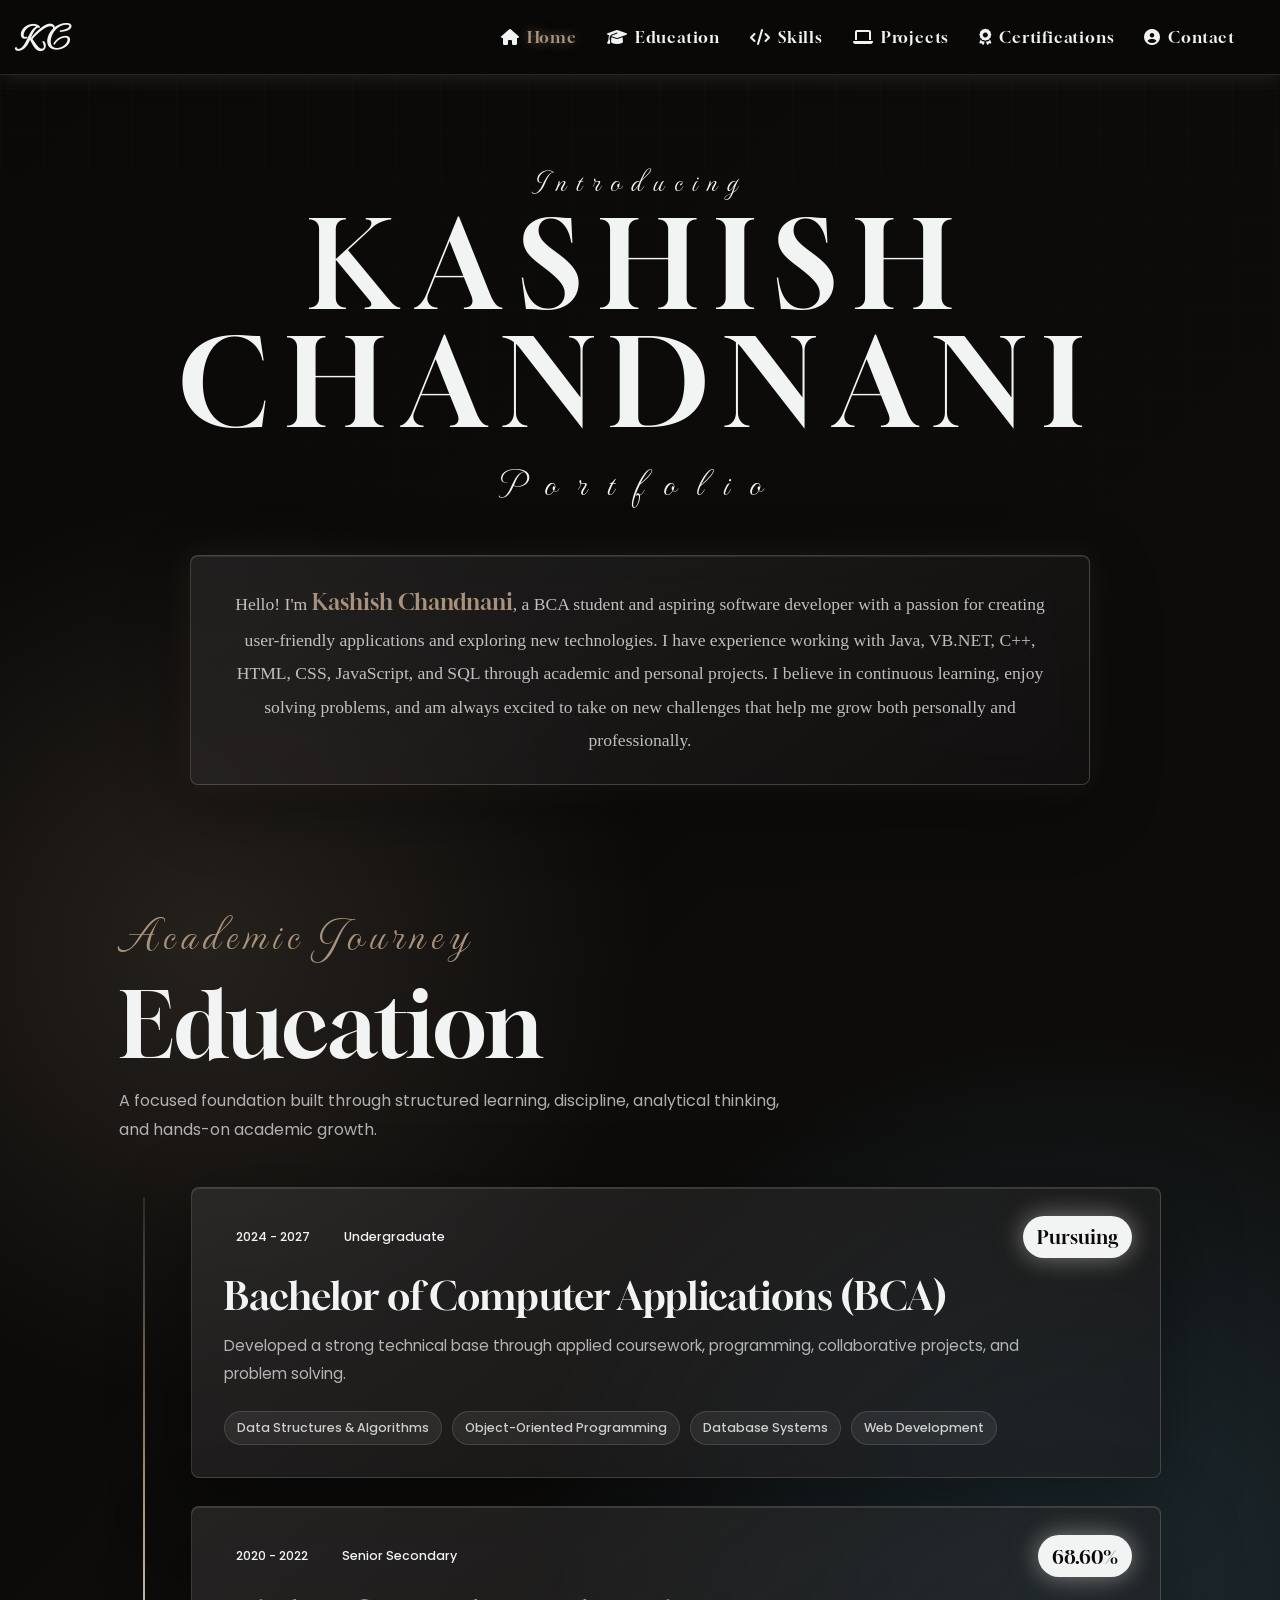
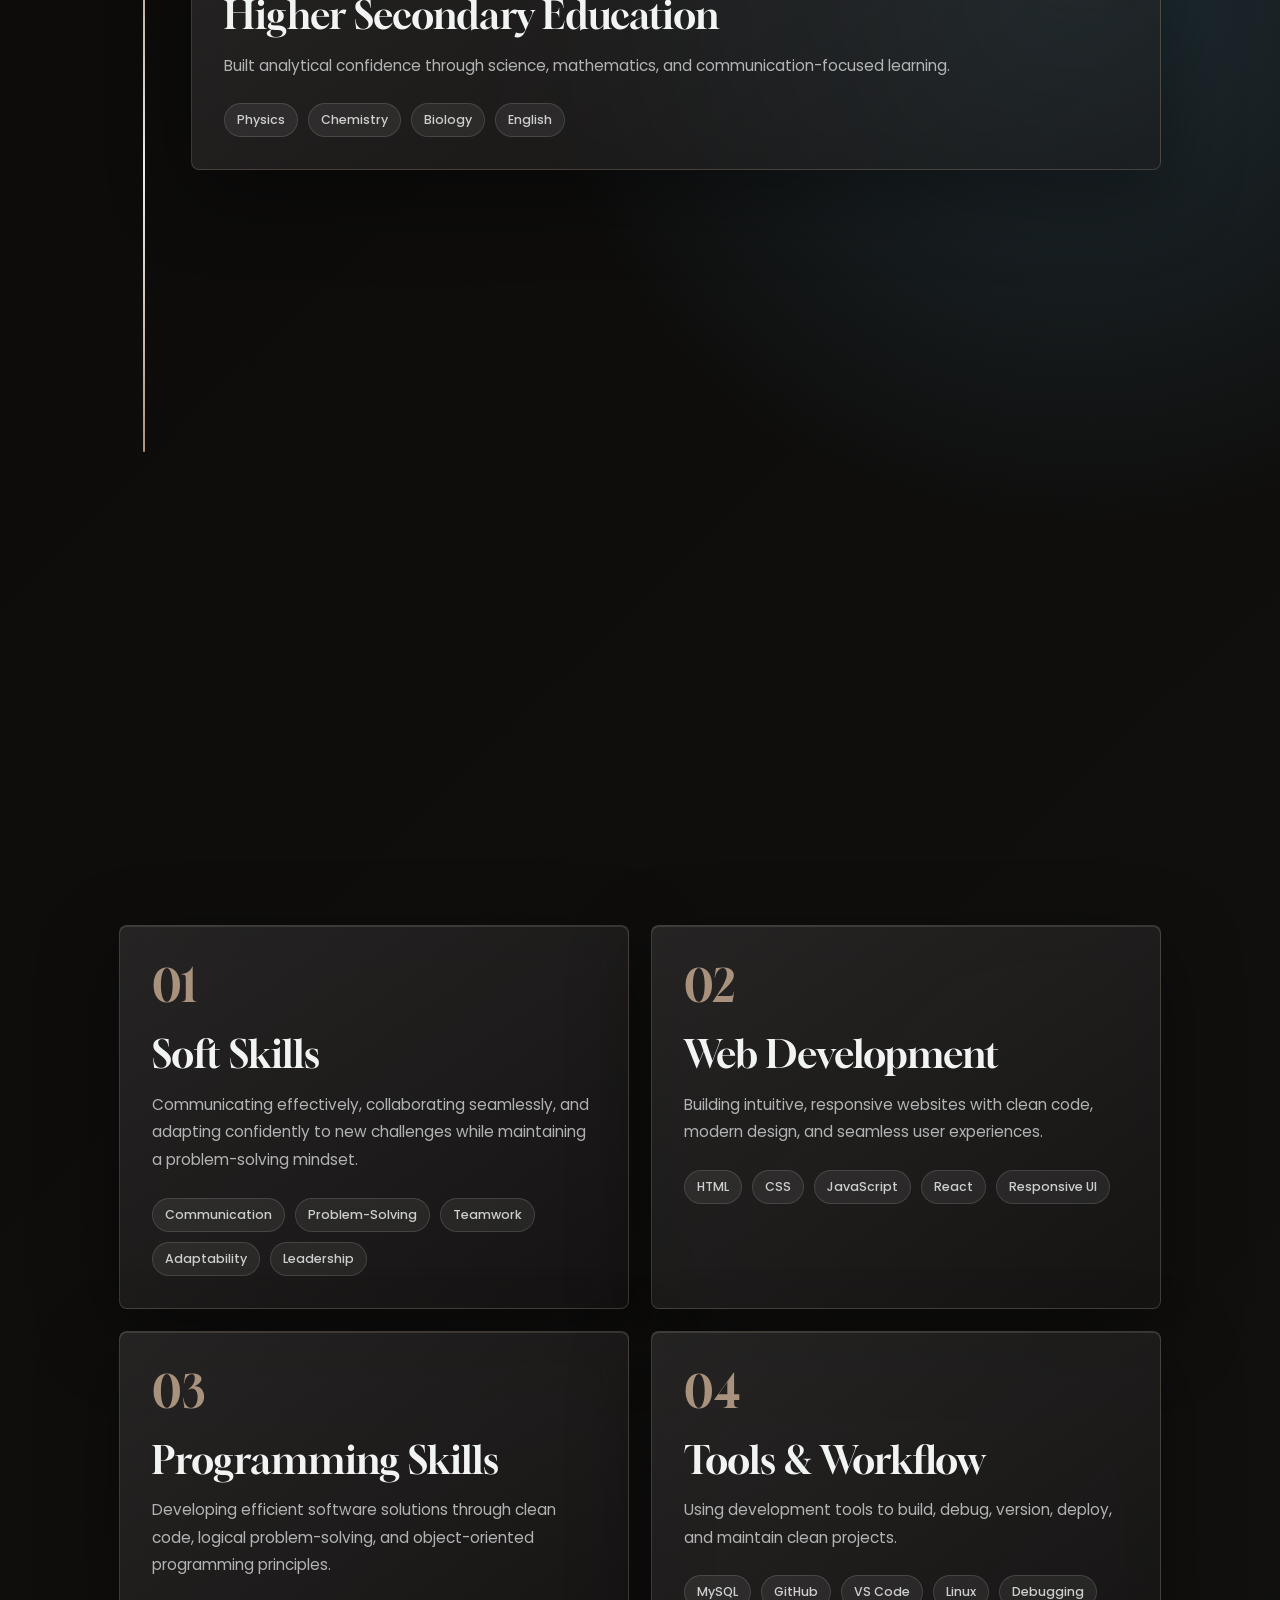
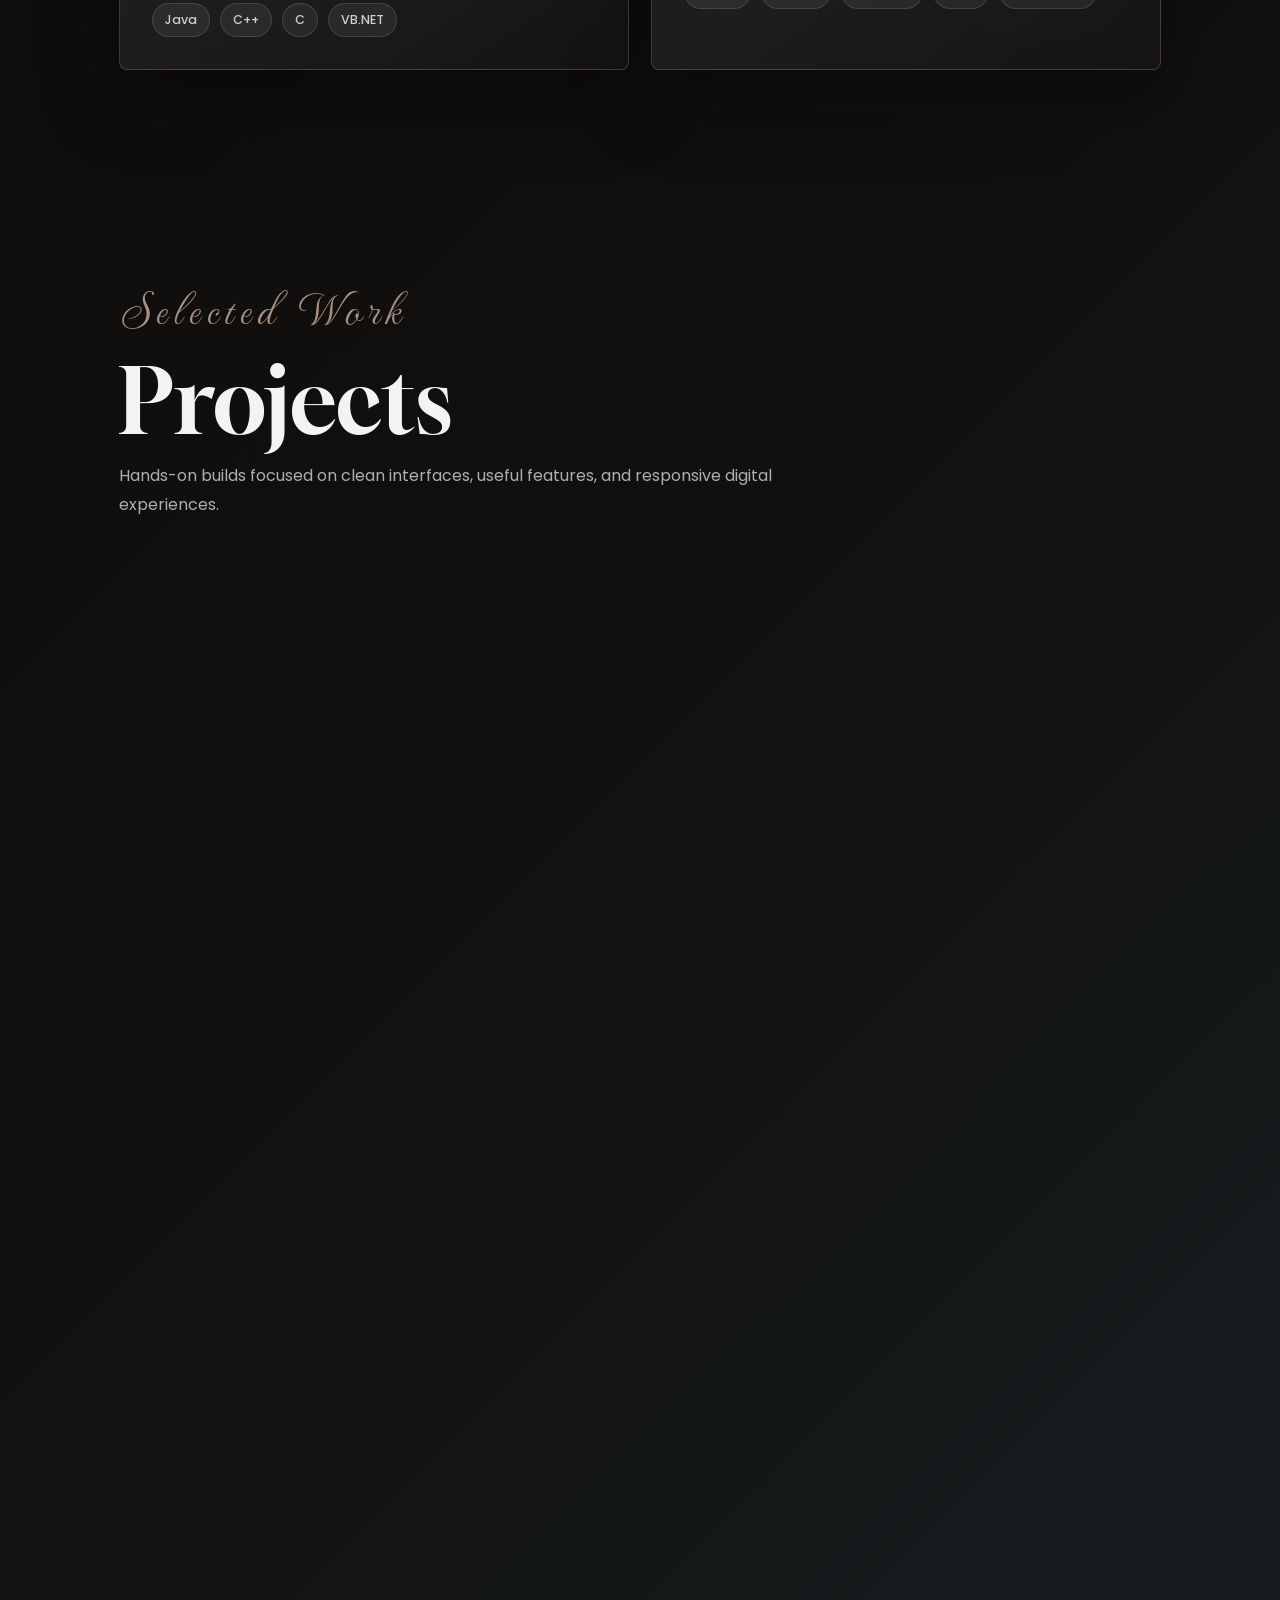
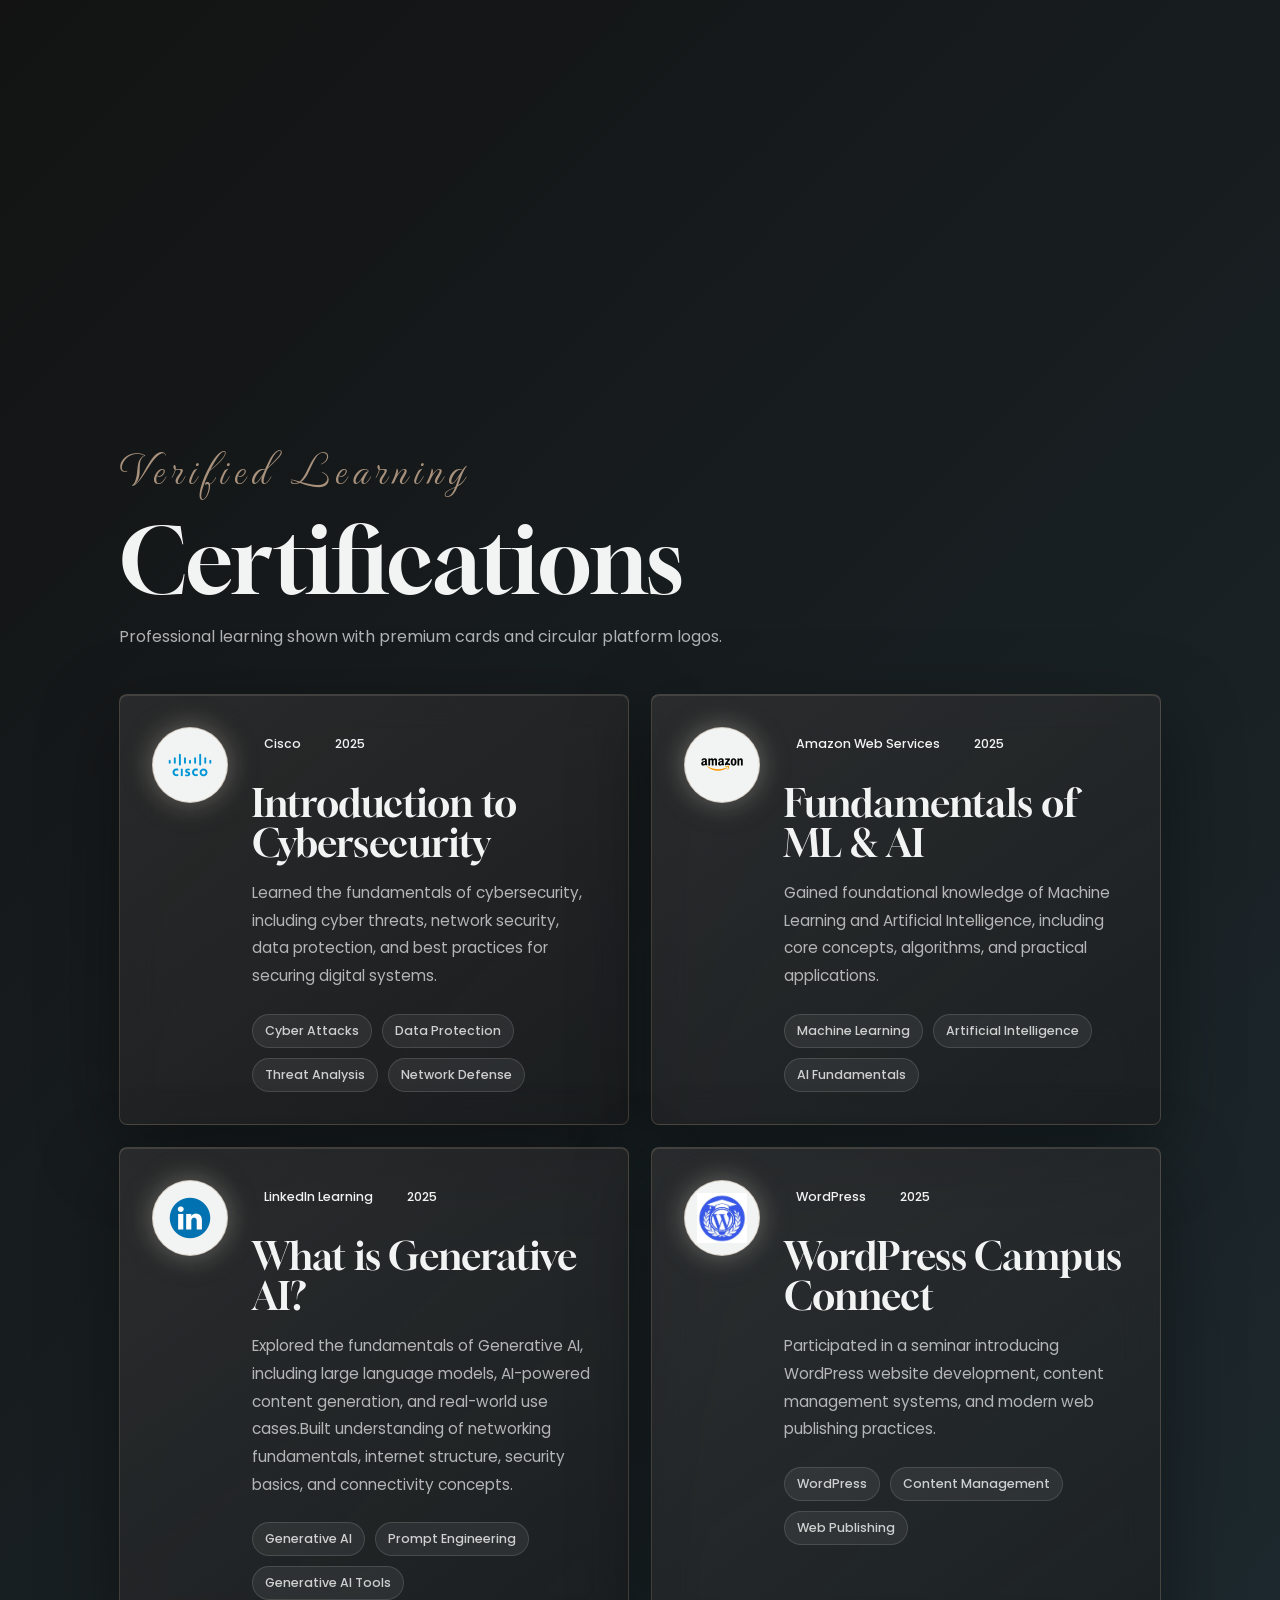
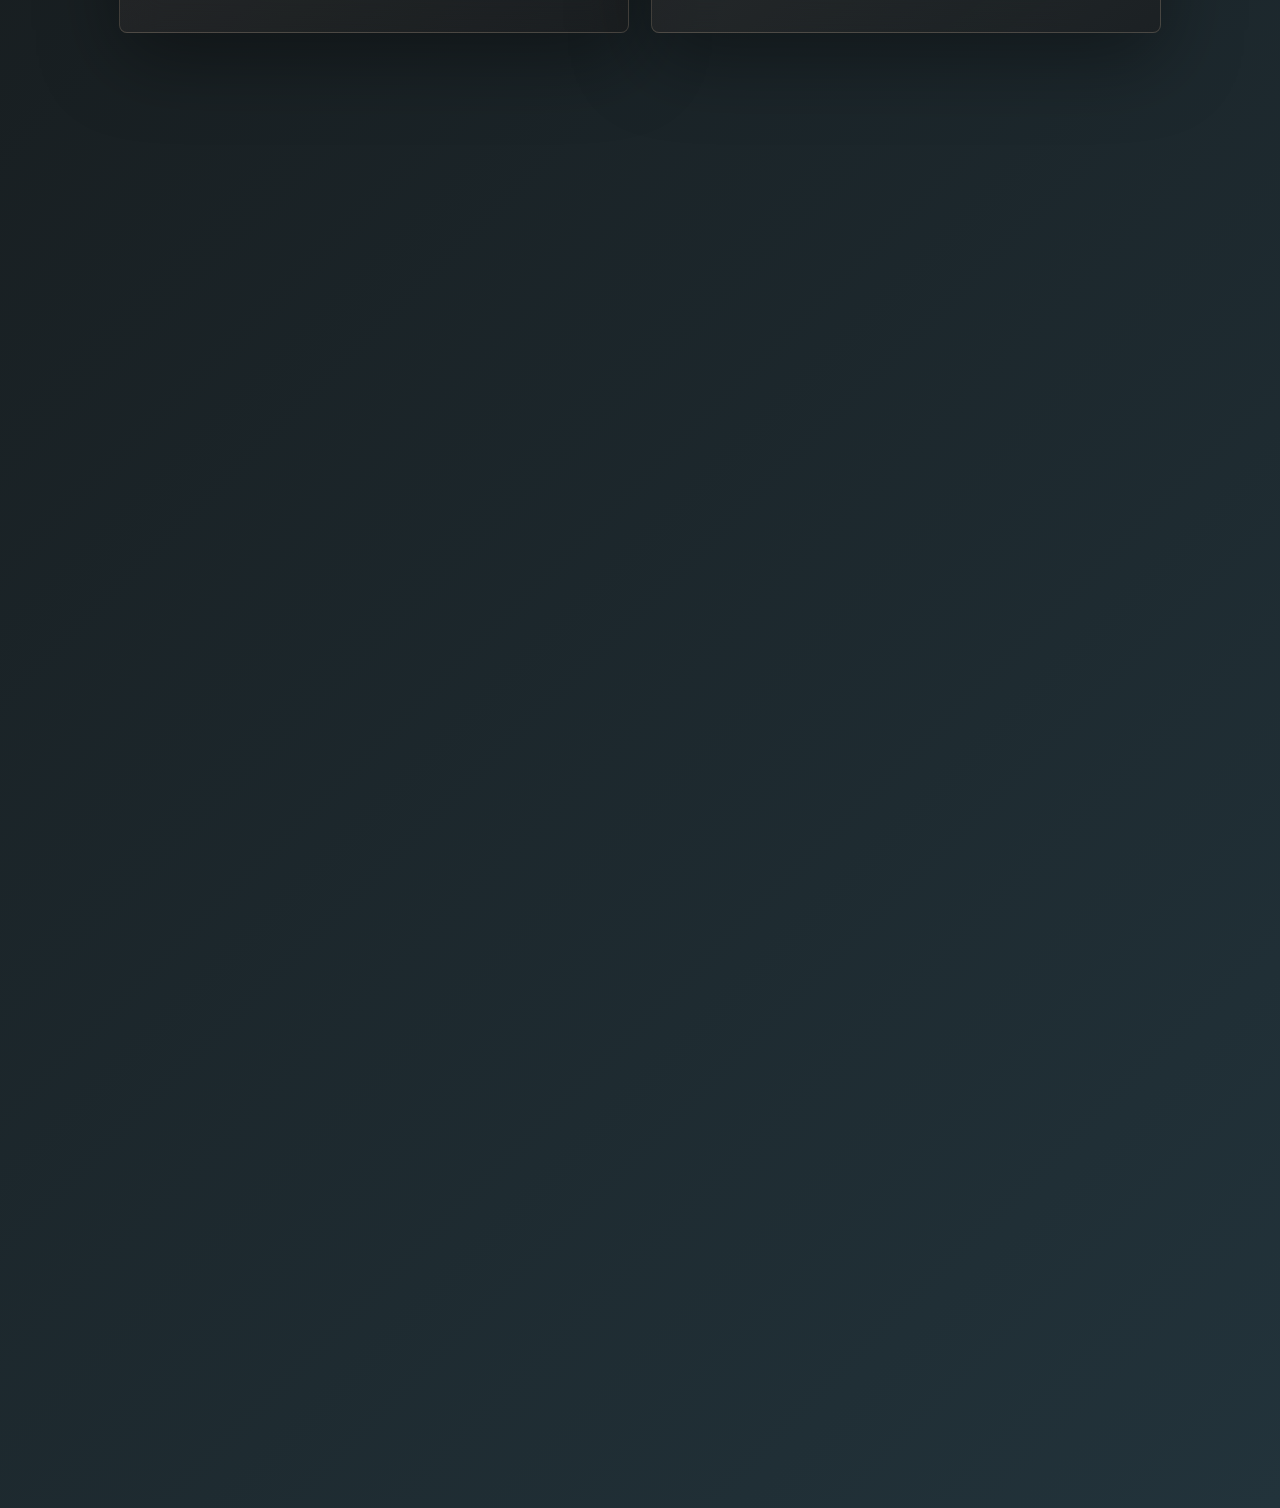
<file: index.html>
<!DOCTYPE html>
<html lang="en">
<head>
  <meta charset="UTF-8" />
  <meta name="viewport" content="width=device-width, initial-scale=1.0" />
  <title>Kashish Chandnani | Portfolio</title>

  <link rel="preconnect" href="https://fonts.googleapis.com" />
  <link rel="preconnect" href="https://fonts.gstatic.com" crossorigin />
  <link href="https://fonts.googleapis.com/css2?family=Gloock&family=MonteCarlo&family=Poppins:wght@300;400;500;600;700&display=swap" rel="stylesheet" />

  <link rel="stylesheet" href="https://cdnjs.cloudflare.com/ajax/libs/font-awesome/6.5.0/css/all.min.css" />
  <link rel="stylesheet" href="style.css" />
</head>

<body>
  <div class="sidebar_menu">
    <div class="logo">
      <h1>KC</h1>
    </div>

    <div class="menu" id="menu">
      <ul>
        <li><i class="fa-solid fa-house"></i><a href="#home">Home</a></li>
        <li><i class="fa-solid fa-graduation-cap"></i><a href="#education">Education</a></li>
        <li><i class="fa-solid fa-code"></i><a href="#skills">Skills</a></li>
        <li><i class="fa-solid fa-laptop"></i><a href="#projects">Projects</a></li>
        <li><i class="fa-solid fa-award"></i><a href="#certifications">Certifications</a></li>
        <li><i class="fa-solid fa-circle-user"></i><a href="#contact">Contact</a></li>
      </ul>
    </div>

    <div class="hamburger" id="hamburger">
      <i class="fa-solid fa-bars"></i>
    </div>
  </div>

  <div class="intro" id="home">
    <div class="reveal-box">
      <div class="one">
        <p>Introducing</p>
      </div>
    </div>

    <div class="reveal-box">
      <div class="name">
        <h1>KASHISH</h1>
        <h1>CHANDNANI</h1>
      </div>
    </div>

    <div class="reveal-box">
      <div class="port">
        <p>Portfolio</p>
      </div>
    </div>

    <div class="intro-about">
      <p>
        Hello! I'm <span>Kashish Chandnani</span>, a BCA student and aspiring software developer with a passion for 
        creating user-friendly applications and exploring new technologies. I have experience working with Java, VB.NET, C++, HTML, CSS, JavaScript, 
        and SQL through academic and personal projects. I believe in continuous learning, enjoy solving problems, 
        and am always excited to take on new challenges that help me grow both personally and professionally.
      </p>
  </div>


  <section id="education">
    <div class="section-head scroll-reveal">
      <p class="script">Academic Journey</p>
      <h2>Education</h2>
      <p>A focused foundation built through structured learning, discipline, analytical thinking, and hands-on academic growth.</p>
    </div>

    <div class="timeline">
      <div class="timeline-line"></div>

      <article class="glass-card scroll-reveal education-card">
        <div class="timeline-dot"></div>
        <span class="education-percent">Pursuing</span>
        <div class="topline">
          <span class="pill filled">2024 - 2027</span>
          <span class="pill outline">Undergraduate</span>
        </div>
        <h3>Bachelor of Computer Applications (BCA)</h3>
        <p>Developed a strong technical base through applied coursework, programming, collaborative projects, and problem solving.</p>
        <div class="tags">
          <span>Data Structures & Algorithms</span>
          <span>Object-Oriented Programming</span>
          <span>Database Systems</span>
          <span>Web Development</span>
        </div>
      </article>

      <article class="glass-card scroll-reveal education-card">
        <div class="timeline-dot"></div>
        <span class="education-percent">68.60%</span>
        <div class="topline">
          <span class="pill filled">2020 - 2022</span>
          <span class="pill outline">Senior Secondary</span>
        </div>
        <h3>Higher Secondary Education</h3>
        <p>Built analytical confidence through science, mathematics, and communication-focused learning.</p>
        <div class="tags">
          <span>Physics </span>
          <span>Chemistry </span>
          <span>Biology </span>
          <span>English </span>
        </div>
      </article>

      <article class="glass-card scroll-reveal education-card">
        <div class="timeline-dot"></div>
        <span class="education-percent">80.83%</span>
        <div class="topline">
          <span class="pill filled">2019 - 2020</span>
          <span class="pill outline">Secondary</span>
        </div>
        <h3>Secondary Education</h3>
        <p>Established strong study habits, clear communication,  
          consistency, and attention to detail.
        </p>
        <div class="tags">
          <span>Mathematics </span>
          <span>Science </span>
          <span>Social Science </span>
          <span>English </span>
        </div>
      </article>
    </div>
  </section>

  <section id="skills">
    <div class="section-head scroll-reveal">
      <p class="script">Core Strengths</p>
      <h2>Skills</h2>
      <p>When creativity meets code, communication and execution.</p>
    </div>

    <div class="grid-2">
      <article class="glass-card scroll-reveal">
        <span class="card-number">01</span>
        <h3>Soft Skills</h3>
        <p>Communicating effectively, 
          collaborating seamlessly, and adapting confidently to new challenges while 
          maintaining a problem-solving mindset.
        </p>
        <div class="tags">
          <span>Communication</span>
          <span>Problem-Solving</span>
          <span>Teamwork</span>
          <span>Adaptability</span>
          <span>Leadership</span>
        </div>
      </article>

      <article class="glass-card scroll-reveal">
        <span class="card-number">02</span>
        <h3>Web Development</h3>
        <p>Building intuitive, responsive websites with clean code, modern design, and seamless user experiences.</p>
        <div class="tags">
          <span>HTML</span>
          <span>CSS</span>
          <span>JavaScript</span>
          <span>React</span>
          <span>Responsive UI</span>
        </div>
      </article>

      <article class="glass-card scroll-reveal">
        <span class="card-number">03</span>
        <h3>Programming Skills</h3>
        <p>Developing efficient software solutions through clean code, 
          logical problem-solving, and object-oriented programming principles.
        </p>
        <div class="tags">
          <span>Java</span>
          <span>C++</span>
          <span>C</span>
          <span>VB.NET</span>
        </div>
      </article>

      <article class="glass-card scroll-reveal">
        <span class="card-number">04</span>
        <h3>Tools & Workflow</h3>
        <p>Using development tools to build, debug, version, deploy, and maintain clean projects.</p>
        <div class="tags">
          <span>MySQL</span>
          <span>GitHub</span>
          <span>VS Code</span>
          <span>Linux</span>
          <span>Debugging</span>
        </div>
      </article>
    </div>
  </section>

  <section id="projects">
    <div class="section-head scroll-reveal">
      <p class="script">Selected Work</p>
      <h2>Projects</h2>
      <p>Hands-on builds focused on clean interfaces, useful features, and responsive digital experiences.</p>
    </div>

    <div class="grid-3">
      <article class="glass-card scroll-reveal">
        <div class="project-media">
          <img src="screenshot-1783146802149.png" alt="Portfolio">
        </div>
        <div class="topline">
          <span class="pill filled">
            <a href="https://github.com/kashishchandnani13-hub">
              <i class="fab fa-github"></i> GitHub
            </a>
          </span>
          <span class="pill outline">
            <a href="https://kashishchandnani13-hub.github.io/">
              <i class="fa-solid fa-link"></i> Live Demo
            </a>
          </span>
        </div>
        <h3>Personal Portfolio</h3>
        <p>A premium dark portfolio with elegant typography, animated cards, responsive sections, and polished details.</p>
        <div class="tags">
          <span>HTML</span>
          <span>CSS</span>
          <span>JavaScript</span>
          <span>Glassmorphism </span>
        </div>
      </article>

      <article class="glass-card scroll-reveal">
        <div class="project-media">
          <img src="Screenshot_4-7-2026_12552_github.com.jpeg" alt="Library Management System">
        </div>
        <div class="topline">
          <span class="pill filled">
            <a href="https://github.com/kashishchandnani13-hub">
              <i class="fab fa-github"></i> GitHub
            </a>
          </span>
          <span class="pill outline">
            <a href="https://github.com/kashishchandnani13-hub/Library-Management-System-Java/blob/main/Library.java">
              <i class="fa-solid fa-link"></i> Code
            </a>
          </span>
        </div>
        <h3>Library Management System</h3>
        <p>
          A productivity dashboard for organizing tasks, tracking status, managing priorities, A Java console-based Library Management System built using OOP concepts to manage book records, issue/return operations, 
          and streamline basic library tasks.and workflow visibility.
        </p>
        <div class="tags">
          <span>Java</span>
          <span>OOP</span>
          <span>Console-Based</span>
          <span>Menu-Driven</span>
        </div>
      </article>

      <article class="glass-card scroll-reveal">
        <div class="project-media">
          <img src="Screenshot_4-7-2026_12628_github.com.jpeg" alt="Rock-Paper-Scissors">
        </div>
        <div class="topline">
          <span class="pill filled">
            <a href="https://github.com/kashishchandnani13-hub">
              <i class="fab fa-github"></i> GitHub
            </a>
          </span>
          <span class="pill outline">
            <a href="https://github.com/kashishchandnani13-hub/Rock-Paper-Scissors-CPP/blob/main/RockPaperSci.cpp">
              <i class="fa-solid fa-link"></i> Code
            </a>
          </span>
        </div>
        <h3>Rock-Paper-Scissors</h3>
        <p>A classic game implemented with modern web technologies, featuring smooth animations and a responsive design.</p>
        <div class="tags">
          <span>C++</span>
          <span>Console-Based</span>
          <span>Game Development</span>
        </div>
      </article>
    </div>
  </section>

  <section id="certifications">
    <div class="section-head scroll-reveal">
      <p class="script">Verified Learning</p>
      <h2>Certifications</h2>
      <p>Professional learning shown with premium cards and circular platform logos.</p>
    </div>

    <div class="grid-2">
      <article class="glass-card cert-card scroll-reveal">
        <div class="cert-logo">
          <img src="cisco_logo_logoquake.png" alt="cisco">
        </div>
        <div>
          <div class="topline">
            <span class="pill filled">Cisco</span>
            <span class="pill outline">2025</span>
          </div>
          <h3>Introduction to Cybersecurity</h3>
          <p>
            Learned the fundamentals of cybersecurity, including cyber threats, network security, 
            data protection, and best practices for securing digital systems.
          </p>
          <div class="tags">
            <span>Cyber Attacks</span>
            <span>Data Protection</span>
            <span>Threat Analysis</span>
            <span>Network Defense</span>
          </div>
        </div>
      </article>

      <article class="glass-card cert-card scroll-reveal">
        <div class="cert-logo">
          <img src="amazon-logo-logoquake.png" alt="ML-AI">
        </div>
        <div>
          <div class="topline">
            <span class="pill filled">Amazon Web Services</span>
            <span class="pill outline">2025</span>
          </div>
          <h3>Fundamentals of ML & AI</h3>
          <p>
            Gained foundational knowledge of Machine Learning and Artificial Intelligence, 
            including core concepts, algorithms, and practical applications.
          </p>
          <div class="tags">
            <span>Machine Learning</span>
            <span>Artificial Intelligence</span>
            <span>AI Fundamentals</span>
          </div>
        </div>
      </article>

      <article class="glass-card cert-card scroll-reveal">
        <div class="cert-logo">
          <img src="linkedin-icon-logoquake.png" alt="linkedin">
        </div>
        <div>
          <div class="topline">
            <span class="pill filled">LinkedIn Learning</span>
            <span class="pill outline">2025</span>
          </div>
          <h3>What is Generative AI?</h3>
          <p>
            Explored the fundamentals of Generative AI, 
            including large language models, AI-powered content generation, 
            and real-world use cases.Built understanding of networking fundamentals, internet structure, 
            security basics, and connectivity concepts.
          </p>
          <div class="tags">
            <span>Generative AI</span>
            <span>Prompt Engineering</span>
            <span>Generative AI Tools</span>
          </div>
        </div>
      </article>

      <article class="glass-card cert-card scroll-reveal">
        <div class="cert-logo">
          <img src="OIP (1).webp" alt="WordPress">
        </div>
        <div>
          <div class="topline">
            <span class="pill filled">WordPress</span>
            <span class="pill outline">2025</span>
          </div>
          <h3>WordPress Campus Connect</h3>
          <p>Participated in a seminar introducing WordPress website development, 
            content management systems, and modern web publishing practices.
          </p>
          <div class="tags">
            <span>WordPress</span>
            <span>Content Management</span>
            <span>Web Publishing</span>
          </div>
        </div>
      </article>
    </div>
  </section>

  <section id="contact">
    <div class="section-head scroll-reveal">
      <p class="script">Let's Connect</p>
      <h2>Contact</h2>
      <p>Have a question, project idea, or career opportunity? I would love to hear from you.</p>
    </div>

    <div class="contact-container">
      <div class="contact-info scroll-reveal">
        <div class="contact-heading">
          <h3>Let's<br>Connect</h3>
          <p>Fill out the form and I will get back to you as soon as possible.</p>
        </div>

        <div class="info">
          <div class="info-box">
            <i class="fa-solid fa-envelope"></i>
            <div>
              <h4>Email</h4>
              <p>kashishchandnani13@gmail.com</p>
            </div>
          </div>

          <div class="info-box">
            <i class="fa-solid fa-phone"></i>
            <div>
              <h4>Phone</h4>
              <p>+91 XXXXX XXXXX</p>
            </div>
          </div>

          <div class="info-box">
            <i class="fa-solid fa-location-dot"></i>
            <div>
              <h4>Location</h4>
              <p>Ajmer, Rajasthan, India</p>
            </div>
          </div>

          <div class="info-box">
            <i class="fa-brands fa-linkedin"></i>
            <div>
              <h4>LinkedIn</h4>
              <p>https://www.linkedin.com/in/kashish-chandnani-2a1088337/</p>
            </div>
          </div>

          <div class="info-box">
            <i class="fa-brands fa-github"></i>
            <div>
              <h4>GitHub</h4>
              <p>https://github.com/kashishchandnani13-hub</p>
            </div>
          </div>
        </div>

        <div class="social-icons">
          <a href="https://www.linkedin.com/in/kashish-chandnani-2a1088337/" target="_blank" rel="noopener noreferrer">
            <i class="fa-brands fa-linkedin-in"></i>
          </a>
          <a href="https://github.com/kashishchandnani13-hub" target="_blank" rel="noopener noreferrer">
            <i class="fa-brands fa-github"></i>
          </a>
          <a href="mailto:kashishchandnani13@gmail.com">
            <i class="fa-solid fa-envelope"></i>
          </a>
        </div>
      </div>

      <div class="contact-form scroll-reveal">
        <h3>Send Me a Message</h3>

        <form>
          <div class="row">
            <div class="input-box">
              <input type="text" id="name" name="name" required />
              <label for="name">Full Name</label>
              <i class="fa-regular fa-user"></i>
            </div>

            <div class="input-box">
              <input type="email" id="email" name="email" required />
              <label for="email">Email Address</label>
              <i class="fa-regular fa-envelope"></i>
            </div>
          </div>

          <div class="input-box">
            <input type="text" id="company" name="company" />
            <label for="company">Company / Organization</label>
            <i class="fa-solid fa-building"></i>
          </div>

          <div class="input-box">
            <select id="purpose" name="purpose" required>
              <option value="" selected disabled>Select a Purpose</option>
              <option>Job Opportunity</option>
              <option>Internship</option>
              <option>Freelance Project</option>
              <option>Project Collaboration</option>
              <option>Technical Discussion</option>
              <option>General Inquiry</option>
            </select>
            <i class="fa-solid fa-bullseye"></i>
          </div>

          <div class="input-box">
            <input type="text" id="subject" name="subject" required />
            <label for="subject">Subject</label>
            <i class="fa-solid fa-pen"></i>
          </div>

          <div class="input-box">
            <textarea id="message" name="message" rows="6" required></textarea>
            <label for="message">Message</label>
            <i class="fa-regular fa-message"></i>
          </div>

          <button class="send-btn" type="submit">
            <i class="fa-solid fa-paper-plane"></i>
            Send Message
          </button>
        </form>
      </div>
    </div>
  </section>

  <script>
    const sections = document.querySelectorAll("section, .intro");
    const navLinks = document.querySelectorAll(".menu a");

    window.addEventListener("scroll", () => {
      let current = "";

      sections.forEach((section) => {
        const sectionTop = section.offsetTop - 120;

        if (window.scrollY >= sectionTop) {
          current = section.getAttribute("id");
        }
      });

      navLinks.forEach((link) => {
        link.classList.remove("active-link");

        if (link.getAttribute("href") === `#${current}`) {
          link.classList.add("active-link");
        }
      });
    });
    
    const hamburger = document.getElementById("hamburger");
    const menu = document.getElementById("menu");

    hamburger.addEventListener("click", () => {
      menu.classList.toggle("active");
    });

    document.querySelectorAll(".menu a").forEach((link) => {
      link.addEventListener("click", () => {
        menu.classList.remove("active");
      });
    });

    const revealItems = document.querySelectorAll(".scroll-reveal");

    const observer = new IntersectionObserver(
      (entries) => {
        entries.forEach((entry) => {
          if (entry.isIntersecting) {
            entry.target.classList.add("show");
          }
        });
      },
      { threshold: 0.15 }
    );

    revealItems.forEach((item) => observer.observe(item));

    const contactForm = document.querySelector(".contact-form form");

    contactForm.addEventListener("submit", (event) => {
      event.preventDefault();

      const button = contactForm.querySelector(".send-btn");
      button.innerHTML = `<i class="fa-solid fa-check"></i> Message Sent`;

      setTimeout(() => {
        button.innerHTML = `<i class="fa-regular fa-paper-plane"></i> Send Message`;
        contactForm.reset();
      }, 2200);
    });
  </script>
</body>
</html>
</file>
<file: style.css>
:root {
      --black: #0A0908;
      --deep: #22333B;
      --bronze: #A9927D;
      --ivory: #F2F4F3;
      --muted: rgba(242, 244, 243, 0.7);
      --glass: rgba(242, 244, 243, 0.075);
      --line: rgba(169, 146, 125, 0.35);
      --glow: rgba(169, 146, 125, 0.45);
    }

    * {
      margin: 0;
      padding: 0;
      box-sizing: border-box;
    }

    html {
      scroll-behavior: smooth;
      scroll-padding-top: 90px;
    }

    body {
      min-height: 100vh;
      font-family: "Poppins", sans-serif;
      color: var(--ivory);
      background:
        radial-gradient(circle at 16% 12%, rgba(169, 146, 125, 0.16), transparent 28rem),
        radial-gradient(circle at 84% 20%, rgba(34, 51, 59, 0.85), transparent 34rem),
        linear-gradient(135deg, var(--black), #11100f 48%, var(--deep));
      overflow-x: hidden;
    }

    body::before {
      content: "";
      position: fixed;
      inset: 0;
      pointer-events: none;
      background-image:
        linear-gradient(rgba(242, 244, 243, 0.025) 1px, transparent 1px),
        linear-gradient(90deg, rgba(242, 244, 243, 0.025) 1px, transparent 1px);
      background-size: 44px 44px;
      mask-image: linear-gradient(to bottom, rgba(0, 0, 0, 0.75), transparent 85%);
      z-index: -1;
    }

    .sidebar_menu {
      position: sticky;
      top: 0;
      z-index: 1000;
      height: 75px;
      background-color: rgba(10, 9, 8, 0.92);
      box-shadow: 0 2px 20px rgba(169, 146, 125, 0.18);
      backdrop-filter: blur(18px);
      -webkit-backdrop-filter: blur(18px);
      display: flex;
      justify-content: space-between;
      align-items: center;
      padding: 0 20px;
      border-bottom: 1px solid rgba(169, 146, 125, 0.22);
    }

    .logo {
      color: var(--ivory);
      font-size: 1rem;
      font-family: "MonteCarlo", cursive;
    }

    .sidebar_menu .menu ul {
      display: flex;
      gap: 30px;
      margin-right: 25px;
      align-items: center;
    }

    .sidebar_menu .menu li {
      list-style: none;
      display: flex;
      align-items: center;
      gap: 8px;
      transition: 0.35s ease;
    }

    .sidebar_menu .menu a {
        font-family: "Gloock", serif;
        font-weight: 400;
        letter-spacing: 0.8px;
    }

    .sidebar_menu .menu a,
    .sidebar_menu .menu i {
      color: var(--ivory);
      font-size: 1rem;
      text-decoration: none;
    }

    .sidebar_menu .menu li:hover {
      text-shadow: 1px 0 10px var(--bronze);
      transform: translateY(-2px);
      cursor: pointer;
    }

    .sidebar_menu .menu a.active-link {
        color: #A9927D;
        text-shadow: 0 0 12px rgba(169, 146, 125, 0.6);
    }

    .hamburger {
      display: none;
      color: var(--ivory);
      font-size: 22px;
      cursor: pointer;
      z-index: 1100;
    }

    .intro {
      min-height: calc(100vh - 75px);
      display: flex;
      flex-direction: column;
      justify-content: center;
      padding: 80px 20px;
    }

    .intro .one p {
      font-family: "MonteCarlo", cursive;
      font-size: clamp(1.25rem, 4vw, 1.875rem);
      font-weight: 300;
      letter-spacing: 10px;
      color: var(--ivory);
      text-align: center;
    }

    .intro h1 {
      color: var(--ivory);
      text-align: center;
      letter-spacing: clamp(5px, 3vw, 20px);
      font-family: "Gloock", serif;
      font-weight: 400;
      font-size: clamp(2.5rem, 10vw, 7.5rem);
      line-height: 0.98;
    }

    .intro .port p {
      font-family: "MonteCarlo", cursive;
      font-size: clamp(1.5rem, 5vw, 2.2rem);
      letter-spacing: clamp(8px, 3vw, 20px);
      font-weight: 300;
      color: var(--ivory);
      text-align: center;
      margin-top: 12px;
    }

    .intro .one,
    .intro .name,
    .intro .port {
      transform: translateY(100%);
      animation: revealUp 0.8s cubic-bezier(.22, 1, .36, 1) forwards;
      animation-delay: 0.5s;
    }

    .reveal-box {
      overflow: hidden;
    }

.intro-about {
    width: min(900px, calc(100% - 32px));
    margin: 42px auto 0;
    padding: 26px 30px;
    border: 1px solid rgba(169, 146, 125, 0.32);
    border-radius: 8px;
    background:
        linear-gradient(145deg, rgba(242, 244, 243, 0.09), rgba(242, 244, 243, 0.025)),
        rgba(10, 9, 8, 0.42);
    box-shadow:
        0 22px 70px rgba(0, 0, 0, 0.32),
        0 0 34px rgba(169, 146, 125, 0.12),
        inset 0 1px 0 rgba(242, 244, 243, 0.1);
    backdrop-filter: blur(16px);
    -webkit-backdrop-filter: blur(16px);
    animation: introAboutFade 0.9s ease forwards;
    animation-delay: 1.1s;
    opacity: 0;
    transform: translateY(22px);
}

.intro-about p {
  color: rgba(242, 244, 243, 0.76);
  font-family: "Cormorant Garamond", serif;
  font-size: clamp(1rem, 1.8vw, 1.1rem);
  line-height: 1.9;
  text-align: center;
}

.intro-about span {
  color: #A9927D;
  font-family: "Gloock", serif;
  font-size: 1.25em;
}

@keyframes introAboutFade {
  to {
    opacity: 1;
    transform: translateY(0);
  }
}

.intro-about:hover {
  border-color: rgba(169, 146, 125, 0.7);
  box-shadow:
    0 28px 80px rgba(0, 0, 0, 0.42),
    0 0 42px rgba(169, 146, 125, 0.2),
    inset 0 1px 0 rgba(242, 244, 243, 0.14);
  transform: translateY(-4px);
  transition: 0.35s ease;
}

@media (max-width: 650px) {
  .intro-about {
    margin-top: 34px;
    padding: 22px 18px;
  }

  .intro-about p {
    text-align: left;
    line-height: 1.75;
  }
}

    @keyframes revealUp {
      to {
        transform: translateY(0);
      }
    }

    section {
      width: 100%;
      padding: 90px 8%;
    }

    .section-head {
      max-width: 900px;
      margin-bottom: 42px;
    }

    .section-head .script {
      font-family: "MonteCarlo", cursive;
      color: var(--bronze);
      font-size: clamp(1.8rem, 4vw, 2.8rem);
      letter-spacing: 6px;
      margin-bottom: 8px;
    }

    .section-head h2 {
      font-family: "Gloock", serif;
      font-size: clamp(3rem, 7vw, 6rem);
      font-weight: 400;
      line-height: 0.98;
      color: var(--ivory);
    }

    .section-head p {
      max-width: 680px;
      margin-top: 18px;
      color: var(--muted);
      line-height: 1.8;
    }

    .grid-2 {
      display: grid;
      grid-template-columns: repeat(2, 1fr);
      gap: 22px;
    }

    .grid-3 {
      display: grid;
      grid-template-columns: repeat(2, 1fr);
      gap: 22px;
    }

    .glass-card {
      position: relative;
      overflow: hidden;
      border: 1px solid rgba(169, 146, 125, 0.28);
      border-radius: 8px;
      background:
        linear-gradient(145deg, rgba(242, 244, 243, 0.11), rgba(242, 244, 243, 0.035)),
        rgba(10, 9, 8, 0.42);
      box-shadow:
        0 24px 80px rgba(0, 0, 0, 0.38),
        inset 0 1px 0 rgba(242, 244, 243, 0.12);
      backdrop-filter: blur(18px);
      -webkit-backdrop-filter: blur(18px);
      padding: 32px;
      transition: 0.35s ease;
    }

    .glass-card::before {
      content: "";
      position: absolute;
      inset: -1px;
      opacity: 0;
      background:
        radial-gradient(circle at 18% 18%, rgba(169, 146, 125, 0.28), transparent 32%),
        linear-gradient(135deg, transparent, rgba(169, 146, 125, 0.15), transparent);
      transition: 0.35s ease;
    }

    .glass-card:hover {
      transform: translateY(-8px);
      border-color: rgba(169, 146, 125, 0.72);
      box-shadow:
        0 30px 90px rgba(0, 0, 0, 0.5),
        0 0 42px rgba(169, 146, 125, 0.18),
        inset 0 1px 0 rgba(242, 244, 243, 0.16);
    }

    .glass-card:hover::before {
      opacity: 1;
    }

    .glass-card > * {
      position: relative;
    }

    .card-number {
      display: block;
      margin-bottom: 22px;
      color: var(--bronze);
      font-family: "Gloock", serif;
      font-size: 2.8rem;
    }

    .glass-card h3 {
      font-family: "Gloock", serif;
      font-size: clamp(1.8rem, 3vw, 2.7rem);
      font-weight: 400;
      color: var(--ivory);
      line-height: 1.05;
    }

    .glass-card p {
      color: var(--muted);
      line-height: 1.8;
      margin-top: 16px;
      font-size: 0.96rem;
    }

    .education-card {
        position: relative;
        padding-right: 110px;
    }

    .education-percent {
        position: absolute;
        top: 28px;
        right: 28px;
        min-width: 70px;
        height: 42px;
        padding: 0 14px;
        border-radius: 999px;
        display: inline-flex;
        align-items: center;
        justify-content: center;
        color: #0A0908;
        background: #F2F4F3;
        font-family: "Gloock", serif;
        font-size: 1.2rem;
        font-weight: 400;
        box-shadow: 0 0 22px rgba(242, 244, 243, 0.35), 0 0 36px rgba(169, 146, 125, 0.22);
    }

    .project-media {
        min-height: 230px;
        margin: -32px -32px 28px;
        overflow: hidden;
        border-bottom: 1px solid rgba(169, 146, 125, 0.22);
        background: #0A0908;
    }

    .project-media img {
        width: 100%;
        height: 100%;
        min-height: 230px;
        display: block;
        object-fit: cover;
        transition: 0.45s ease;
    }

    .glass-card:hover .project-media img {
        transform: scale(1.06);
        filter: brightness(1.08) contrast(1.08);
    }

    .tags {
      display: flex;
      flex-wrap: wrap;
      gap: 10px;
      margin-top: 24px;
    }

    .tags span,
    .pill {
      display: inline-flex;
      align-items: center;
      min-height: 34px;
      padding: 7px 12px;
      border-radius: 999px;
      font-size: 0.78rem;
      font-weight: 500;
    }

    .tags span {
      border: 1px solid rgba(242, 244, 243, 0.13);
      color: rgba(242, 244, 243, 0.82);
      background: rgba(242, 244, 243, 0.065);
      transition: 0.25s ease;
    }

    .tags span:hover {
      color: var(--ivory);
      border-color: rgba(169, 146, 125, 0.72);
      background: rgba(169, 146, 125, 0.16);
      box-shadow: 0 0 18px rgba(169, 146, 125, 0.16);
      transform: translateY(-2px);
    }

    .pill.filled a {
      color: var(--black);
      background: var(--bronze);
      font-weight: 600;
      text-decoration: none;
      padding: 10px 14px;
      border-radius: 999px;
    }

    .pill.outline a {
      color: var(--bronze);
      border: 1px solid rgba(169, 146, 125, 0.4);
      background: rgba(10, 9, 8, 0.28);
      font-weight: 600;
      padding: 10px 14px;
      border-radius: 999px;
      text-decoration: none;
    }

    .topline {
      display: flex;
      flex-wrap: wrap;
      gap: 10px;
      margin-bottom: 22px;
    }

    .timeline {
      position: relative;
      display: grid;
      gap: 28px;
      padding-left: 72px;
    }

    .timeline-line {
      position: absolute;
      top: 10px;
      bottom: 10px;
      left: 24px;
      width: 2px;
      border-radius: 999px;
      background: rgba(169, 146, 125, 0.18);
      overflow: hidden;
    }

    .timeline-line::after {
      content: "";
      position: absolute;
      inset: 0;
      transform-origin: top;
      background: linear-gradient(to bottom, transparent, var(--bronze), var(--ivory), var(--bronze));
      box-shadow: 0 0 26px var(--glow);
      animation: timelineFlow 4.8s ease-in-out infinite;
    }

    .timeline-dot {
      position: absolute;
      top: 38px;
      left: -57px;
      width: 18px;
      height: 18px;
      border: 2px solid var(--bronze);
      border-radius: 50%;
      background: var(--black);
      box-shadow: 0 0 0 8px rgba(169, 146, 125, 0.1), 0 0 28px var(--glow);
    }

    .timeline-dot::after {
      content: "";
      position: absolute;
      inset: 4px;
      border-radius: inherit;
      background: var(--ivory);
    }

    @keyframes timelineFlow {
      0% {
        transform: scaleY(0);
        opacity: 0.3;
      }

      46% {
        transform: scaleY(1);
        opacity: 1;
      }

      100% {
        transform: scaleY(1);
        opacity: 0.45;
      }
    }

    .cert-card {
      display: grid;
      grid-template-columns: auto 1fr;
      gap: 24px;
      align-items: start;
    }

    .cert-logo {
      width: 76px;
      height: 76px;
      border-radius: 50%;
      display: grid;
      place-items: center;
      border: 1px solid rgba(169, 146, 125, 0.45);
      background: rgba(242, 244, 243, 0.08);
      box-shadow: 0 0 24px rgba(169, 146, 125, 0.18);
      font-size: 1.65rem;
      font-weight: 700;
      color: var(--ivory);
      overflow: hidden;
    }

    .cert-logo {
        width: 76px;
        height: 76px;
        border-radius: 50%;
        display: grid;
        place-items: center;
        padding: 12px;
        border: 1px solid rgba(169, 146, 125, 0.45);
        background: #F2F4F3;
        box-shadow:
            0 0 24px rgba(242, 244, 243, 0.22),
            0 0 34px rgba(169, 146, 125, 0.22);
        overflow: hidden;
    }

    .cert-logo img {
        width: 100%;
        height: 100%;
        object-fit: contain;
        display: block;
    }

    #contact {
      padding-bottom: 110px;
    }

    .contact-container {
      width: 100%;
      max-width: 1250px;
      margin: 30px auto 0;
      display: grid;
      grid-template-columns: 1fr 1.35fr;
      gap: 40px;
    }

    .contact-info,
    .contact-form {
      border: 1px solid rgba(169, 146, 125, 0.35);
      border-radius: 8px;
      backdrop-filter: blur(18px);
      -webkit-backdrop-filter: blur(18px);
      box-shadow: 0 24px 80px rgba(0, 0, 0, 0.38);
      transition: 0.35s ease;
    }

    .contact-info {
      padding: 42px 34px;
      background:
        linear-gradient(rgba(10, 9, 8, 0.78), rgba(10, 9, 8, 0.88)),
        linear-gradient(135deg, rgba(169, 146, 125, 0.18), rgba(34, 51, 59, 0.55));
    }

    .contact-form {
      padding: 42px;
      background:
        linear-gradient(145deg, rgba(242, 244, 243, 0.11), rgba(242, 244, 243, 0.035)),
        rgba(34, 51, 59, 0.3);
    }

    .contact-info:hover,
    .contact-form:hover {
      transform: translateY(-6px);
      border-color: rgba(169, 146, 125, 0.72);
      box-shadow: 0 30px 92px rgba(0, 0, 0, 0.52), 0 0 44px rgba(169, 146, 125, 0.2);
    }

    .contact-heading h3,
    .contact-form h3 {
      color: var(--ivory);
      font-family: "Gloock", serif;
      font-weight: 400;
    }

    .contact-heading h3 {
      font-size: clamp(2.5rem, 5vw, 4rem);
      line-height: 1.05;
      margin-bottom: 22px;
    }

    .contact-heading p {
      color: var(--muted);
      line-height: 1.8;
    }

    .info {
      margin-top: 38px;
      display: flex;
      flex-direction: column;
      gap: 20px;
    }

    .info-box {
      display: flex;
      align-items: center;
      gap: 16px;
    }

    .info-box i {
      flex: 0 0 50px;
      width: 50px;
      height: 50px;
      border-radius: 50%;
      display: flex;
      align-items: center;
      justify-content: center;
      background: var(--bronze);
      color: var(--black);
      font-size: 19px;
    }

    .info-box h4 {
      color: var(--ivory);
      margin-bottom: 4px;
    }

    .info-box p {
      color: var(--muted);
      word-break: break-word;
    }

    .social-icons {
      display: flex;
      flex-wrap: wrap;
      gap: 15px;
      margin-top: 38px;
    }

    .social-icons a {
      width: 46px;
      height: 46px;
      border-radius: 50%;
      display: grid;
      place-items: center;
      color: var(--ivory);
      text-decoration: none;
      border: 1px solid rgba(169, 146, 125, 0.7);
      background: rgba(242, 244, 243, 0.05);
      transition: 0.3s ease;
    }

    .social-icons a:hover {
      background: var(--bronze);
      color: var(--black);
      transform: translateY(-5px);
    }

    .contact-form h3 {
      font-size: clamp(2rem, 4vw, 3rem);
      margin-bottom: 34px;
    }

    .contact-form form {
      display: flex;
      flex-direction: column;
      gap: 24px;
    }

    .row {
      display: grid;
      grid-template-columns: 1fr 1fr;
      gap: 20px;
    }

    .input-box {
      position: relative;
    }

    .input-box input,
    .input-box textarea,
    .input-box select {
      width: 100%;
      padding: 18px 18px 18px 52px;
      border-radius: 8px;
      border: 1px solid rgba(169, 146, 125, 0.45);
      background: rgba(242, 244, 243, 0.045);
      color: var(--ivory);
      font-size: 15px;
      font-family: "Poppins", sans-serif;
      outline: none;
      transition: 0.35s;
    }

    .input-box textarea {
      resize: none;
      min-height: 160px;
    }

    .input-box select {
      appearance: none;
      cursor: pointer;
      color: rgba(242, 244, 243, 0.72);
    }

    .input-box select option {
      background: var(--deep);
      color: var(--ivory);
    }

    .input-box > i {
      position: absolute;
      left: 18px;
      top: 19px;
      color: var(--bronze);
      font-size: 18px;
    }

    .input-box label {
      position: absolute;
      left: 52px;
      top: 18px;
      color: var(--bronze);
      pointer-events: none;
      padding: 0 6px;
      transition: 0.3s;
    }

    .input-box input:focus + label,
    .input-box input:valid + label,
    .input-box textarea:focus + label,
    .input-box textarea:valid + label {
      top: -11px;
      left: 44px;
      font-size: 12px;
      color: var(--ivory);
      background: var(--deep);
      border-radius: 999px;
    }

    .input-box input:focus,
    .input-box textarea:focus,
    .input-box select:focus {
      border-color: var(--bronze);
      box-shadow: 0 0 18px rgba(169, 146, 125, 0.35);
    }

    .send-btn {
      margin-top: 8px;
      width: min(220px, 100%);
      height: 58px;
      align-self: center;
      border: none;
      border-radius: 999px;
      background: var(--bronze);
      color: var(--black);
      font-size: 17px;
      font-weight: 600;
      font-family: "Poppins", sans-serif;
      cursor: pointer;
      transition: 0.35s;
    }

    .send-btn:hover {
      transform: translateY(-4px);
      box-shadow: 0 10px 25px rgba(169, 146, 125, 0.5);
    }

    .scroll-reveal {
      opacity: 0;
      transform: translateY(34px);
      transition: 0.75s ease;
    }

    .scroll-reveal.show {
      opacity: 1;
      transform: translateY(0);
    }

    @media (max-width: 1050px) {
       .sidebar_menu .menu li {
            width: 100%;
            padding: 14px 16px;
            border-radius: 8px;
            position: relative;
            transition: 0.35s ease;
        }

        .sidebar_menu .menu li:hover {
            transform: translateX(6px);
            background: rgba(242, 244, 243, 0.12);
            box-shadow: 0 0 18px rgba(242, 244, 243, 0.32), inset 0 0 0 1px rgba(242, 244, 243, 0.35);
        }

      .sidebar_menu .menu {
        position: fixed;
        top: 75px;
        right: -100%;
        width: min(320px, 85vw);
        height: calc(100vh - 75px);
        background: rgba(10, 9, 8, 0.96);
        border-left: 1px solid rgba(169, 146, 125, 0.25);
        transition: 0.35s ease;
        padding: 35px 20px;
      }

      .sidebar_menu .menu.active {
        right: 0;
      }

      .sidebar_menu .menu ul {
        flex-direction: column;
        align-items: flex-start;
        gap: 24px;
        margin: 0;
      }

      .hamburger {
        display: block;
      }

      .grid-3,
      .grid-2,
      .contact-container {
        grid-template-columns: 1fr;
      }
    }

    @media (max-width: 850px) {
        .grid-3 {
            grid-template-columns: 1fr;
        }
    }

    @media (max-width: 650px) {
      section {
        padding: 70px 20px;
      }

      .intro {
        padding-inline: 14px;
      }

      .intro .one p,
      .intro .port p {
        letter-spacing: 7px;
      }

      .timeline {
        padding-left: 0;
      }

      .timeline-line,
      .timeline-dot {
        display: none;
      }

      .glass-card,
      .contact-info,
      .contact-form {
        padding: 24px;
      }

      .education-card {
        padding-right: 24px;
      }

    .education-percent {
        position: static;
        margin-bottom: 18px;
    }

      .row,
      .cert-card {
        grid-template-columns: 1fr;
      }

      .cert-logo {
        width: 64px;
        height: 64px;
      }

      .project-media {
        margin: -24px -24px 24px;
      }
    }
</file>
